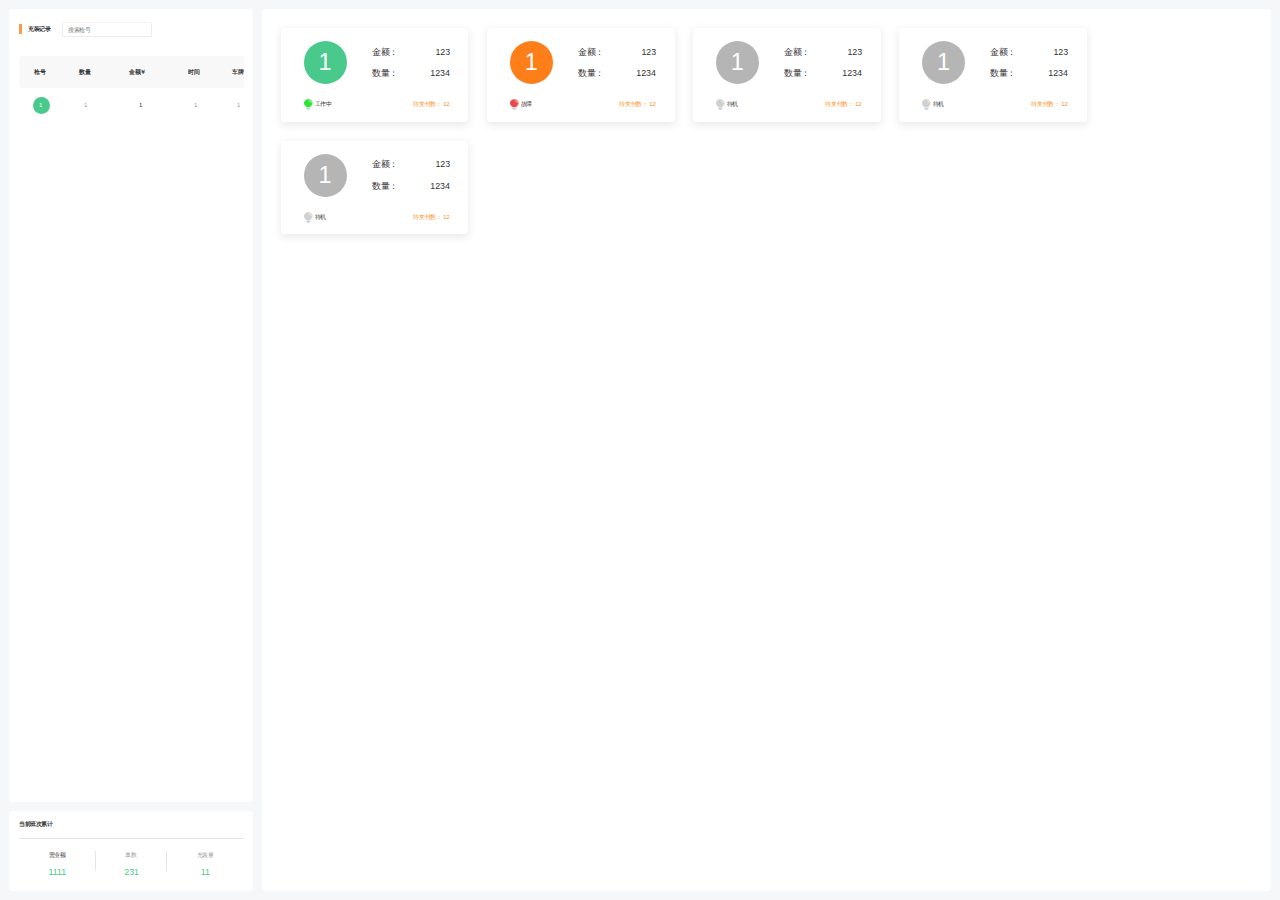
<file: docs/index.html>
<!DOCTYPE html>
<html lang="en" style="height: 100%;">
<head>
    <meta charset="UTF-8">
    <title>购气单位管理</title>
    <meta name="viewport" content="width=device-width, initial-scale=1, maximum-scale=1, user-scalable=no">
    <link href="css/common.layout.css" rel="stylesheet">
    <link href="css/i.dialog.css" rel="stylesheet">
    <link href="css/index.css" rel="stylesheet">
    <script src="js/common.js"></script>
    <script src="js/i.dialog.js"></script>
</head>
<body style="height: 100%; background-color: #F5F7F9;">
    <div id="index" class="flex-row index align-stretch full-height">
        <div class="index-aside">
            <div class="flex-column full-height">
                <div class="index-table">
                    <div class="index-section">
                        <div class="index-title">
                            <i></i>
                            <span class="font-size-9 l">
                                充装记录
                            </span>
                            <span class="font-size-9 l">
                                <input class="index-search" type="text" placeholder="搜索枪号" />
                            </span>
                        </div>
                        <div class="scroller-container">
                           <div class="scroller">
                               <div>
                                   <table class="table" cellspacing="0">
                                       <thead>
                                           <tr>
                                               <th>
                                                   <span class="font-size-9 l">
                                                    枪号
                                                   </span>
                                               </th>
                                               <th>
                                                   <span class="font-size-9 l">
                                                    数量
                                                   </span>
                                               </th>
                                               <th>
                                                   <span class="font-size-9 l">
                                                    金额￥
                                                   </span>
                                               </th>
                                               <th>
                                                   <span class="font-size-9 l">
                                                    时间
                                                   </span>
                                               </th>
                                               <th>
                                                   <span class="font-size-9 l">
                                                    车牌
                                                   </span>
                                               </th>
                                           </tr>
                                       </thead>
                                       <tbody>
                                           <tr>
                                               <td>
                                                   <div class="circle-shape">
                                                       <span class="font-size-9 l">
                                                        1
                                                       </span>
                                                   </div>
                                               </td>
                                               <td class="color-999">
                                                   <span class="font-size-9 l">
                                                    1
                                                   </span>
                                               </td>
                                               <td>
                                                   <span class="font-size-9 l">
                                                    1
                                                   </span>
                                               </td>
                                               <td class="color-999">
                                                   <span class="font-size-9 l">
                                                    1
                                                   </span>
                                               </td>
                                               <td class="color-999">
                                                   <span class="font-size-9 l">
                                                    1
                                                   </span>
                                               </td>
                                           </tr>

                                       </tbody>
                                   </table>
                               </div>
                           </div>
                        </div>
                    </div>
                </div>
                <div class="index-total">
                    <div class="index-section">
                        <div class="index-title">
                            <span class="font-size-9 l">
                                当前班次累计
                            </span>
                        </div>
                        <div class="h-l"></div>
                        <div class="flex-row detail align-stretch">
                            <div>
                                <div>
                                    <span class="font-size-9 c">
                                        营业额
                                    </span>
                                </div>
                                <div class="value">
                                    <span class="font-size-11 c">
                                        1111
                                    </span>
                                </div>
                            </div>
                            <div class="v-l" style=""></div>
                            <div>
                                <div class="color-999">
                                    <span class="font-size-9 c">
                                        单数
                                    </span>
                                </div>
                                <div class="value">
                                    <span class="font-size-11 c">
                                        231
                                    </span>
                                </div>
                            </div>
                            <div class="v-l" style=""></div>
                            <div>
                                <div class="color-999">
                                    <span class="font-size-9 c">
                                        充装量
                                    </span>
                                </div>
                                <div class="value">
                                    <span class="font-size-11 c">
                                        11
                                    </span>
                                </div>
                            </div>
                        </div>
                    </div>
                </div>
            </div>
        </div>
        <div class="index-main">
            <div class="index-section index-dash">
                <div class="scroller-container">
                    <div class="scroller">
                        <!-- 四个一行， 除4取余 -->
                        <div class="flex-row-wrap index-guns">
                            <div class="item fine">
                                <div class="flex-column">
                                    <div class="item-header">
                                        <div class="flex-row align-stretch">
                                            <div class="circle-shape">
                                                1
                                            </div>
                                            <div class="flex-column count">
                                                <div>
                                                    <span class="font-size-11 l">
                                                       金额：
                                                    </span>
                                                    <div class="pull-right">
                                                        <span class="font-size-11 r">
                                                           123
                                                        </span>
                                                    </div>
                                                    <br clear="both" />
                                                </div>
                                                <div>
                                                    <span class="font-size-11 l">
                                                       数量：
                                                    </span>
                                                    <div class="pull-right">
                                                        <span class="font-size-11 r">
                                                           1234
                                                        </span>
                                                    </div>
                                                    <br clear="both" />
                                                </div>
                                            </div>
                                        </div>
                                    </div>
                                    <div class="item-foot">
                                        <div class="flex-row">
                                            <span class="font-size-9 l">
                                               <span class="item-status">
                                                   <span class="font-size-9 l"></span>
                                               </span>
                                            </span>
                                            <span class="index-wait-pay">
                                                <span class="font-size-9 r">
                                                   待支付数： 12
                                                </span>
                                            </span>
                                        </div>
                                    </div>
                                </div>
                            </div>
                            <div class="item break">
                                <div class="flex-column">
                                    <div class="item-header">
                                        <div class="flex-row align-stretch">
                                            <div class="circle-shape">
                                                1
                                            </div>
                                            <div class="flex-column count">
                                                <div>
                                                    <span class="font-size-11 l">
                                                       金额：
                                                    </span>
                                                    <div class="pull-right">
                                                        <span class="font-size-11 r">
                                                           123
                                                        </span>
                                                    </div>
                                                    <br clear="both" />
                                                </div>
                                                <div>
                                                    <span class="font-size-11 l">
                                                       数量：
                                                    </span>
                                                    <div class="pull-right">
                                                        <span class="font-size-11 r">
                                                           1234
                                                        </span>
                                                    </div>
                                                    <br clear="both" />
                                                </div>
                                            </div>
                                        </div>
                                    </div>
                                    <div class="item-foot">
                                        <div class="flex-row">
                                            <span class="font-size-9 l">
                                               <span class="item-status">
                                                   <span class="font-size-9 l"></span>
                                               </span>
                                            </span>
                                            <span class="index-wait-pay">
                                                <span class="font-size-9 r">
                                                   待支付数： 12
                                                </span>
                                            </span>
                                        </div>
                                    </div>
                                </div>
                            </div>
                            <div class="item">
                                <div class="flex-column">
                                    <div class="item-header">
                                        <div class="flex-row align-stretch">
                                            <div class="circle-shape">
                                                1
                                            </div>
                                            <div class="flex-column count">
                                                <div>
                                                    <span class="font-size-11 l">
                                                       金额：
                                                    </span>
                                                    <div class="pull-right">
                                                        <span class="font-size-11 r">
                                                           123
                                                        </span>
                                                    </div>
                                                    <br clear="both" />
                                                </div>
                                                <div>
                                                    <span class="font-size-11 l">
                                                       数量：
                                                    </span>
                                                    <div class="pull-right">
                                                        <span class="font-size-11 r">
                                                           1234
                                                        </span>
                                                    </div>
                                                    <br clear="both" />
                                                </div>
                                            </div>
                                        </div>
                                    </div>
                                    <div class="item-foot">
                                        <div class="flex-row">
                                            <span class="font-size-9 l">
                                               <span class="item-status">
                                                   <span class="font-size-9 l"></span>
                                               </span>
                                            </span>
                                            <span class="index-wait-pay">
                                                <span class="font-size-9 r">
                                                   待支付数： 12
                                                </span>
                                            </span>
                                        </div>
                                    </div>
                                </div>
                            </div>
                            <div class="item">
                                <div class="flex-column">
                                    <div class="item-header">
                                        <div class="flex-row align-stretch">
                                            <div class="circle-shape">
                                                1
                                            </div>
                                            <div class="flex-column count">
                                                <div>
                                                    <span class="font-size-11 l">
                                                       金额：
                                                    </span>
                                                    <div class="pull-right">
                                                        <span class="font-size-11 r">
                                                           123
                                                        </span>
                                                    </div>
                                                    <br clear="both" />
                                                </div>
                                                <div>
                                                    <span class="font-size-11 l">
                                                       数量：
                                                    </span>
                                                    <div class="pull-right">
                                                        <span class="font-size-11 r">
                                                           1234
                                                        </span>
                                                    </div>
                                                    <br clear="both" />
                                                </div>
                                            </div>
                                        </div>
                                    </div>
                                    <div class="item-foot">
                                        <div class="flex-row">
                                            <span class="font-size-9 l">
                                               <span class="item-status">
                                                   <span class="font-size-9 l"></span>
                                               </span>
                                            </span>
                                            <span class="index-wait-pay">
                                                <span class="font-size-9 r">
                                                   待支付数： 12
                                                </span>
                                            </span>
                                        </div>
                                    </div>
                                </div>
                            </div>
                            <div class="item">
                                <div class="flex-column">
                                    <div class="item-header">
                                        <div class="flex-row align-stretch">
                                            <div class="circle-shape">
                                                1
                                            </div>
                                            <div class="flex-column count">
                                                <div>
                                                    <span class="font-size-11 l">
                                                       金额：
                                                    </span>
                                                    <div class="pull-right">
                                                        <span class="font-size-11 r">
                                                           123
                                                        </span>
                                                    </div>
                                                    <br clear="both" />
                                                </div>
                                                <div>
                                                    <span class="font-size-11 l">
                                                       数量：
                                                    </span>
                                                    <div class="pull-right">
                                                        <span class="font-size-11 r">
                                                           1234
                                                        </span>
                                                    </div>
                                                    <br clear="both" />
                                                </div>
                                            </div>
                                        </div>
                                    </div>
                                    <div class="item-foot">
                                        <div class="flex-row">
                                            <span class="font-size-9 l">
                                               <span class="item-status">
                                                   <span class="font-size-9 l"></span>
                                               </span>
                                            </span>
                                            <span class="index-wait-pay">
                                                <span class="font-size-9 r">
                                                   待支付数： 12
                                                </span>
                                            </span>
                                        </div>
                                    </div>
                                </div>
                            </div>
                        </div>
                    </div>
                </div>
            </div>
        </div>
    </div>
    <script src="js/main.js"></script>
</body>
</html>
</file>
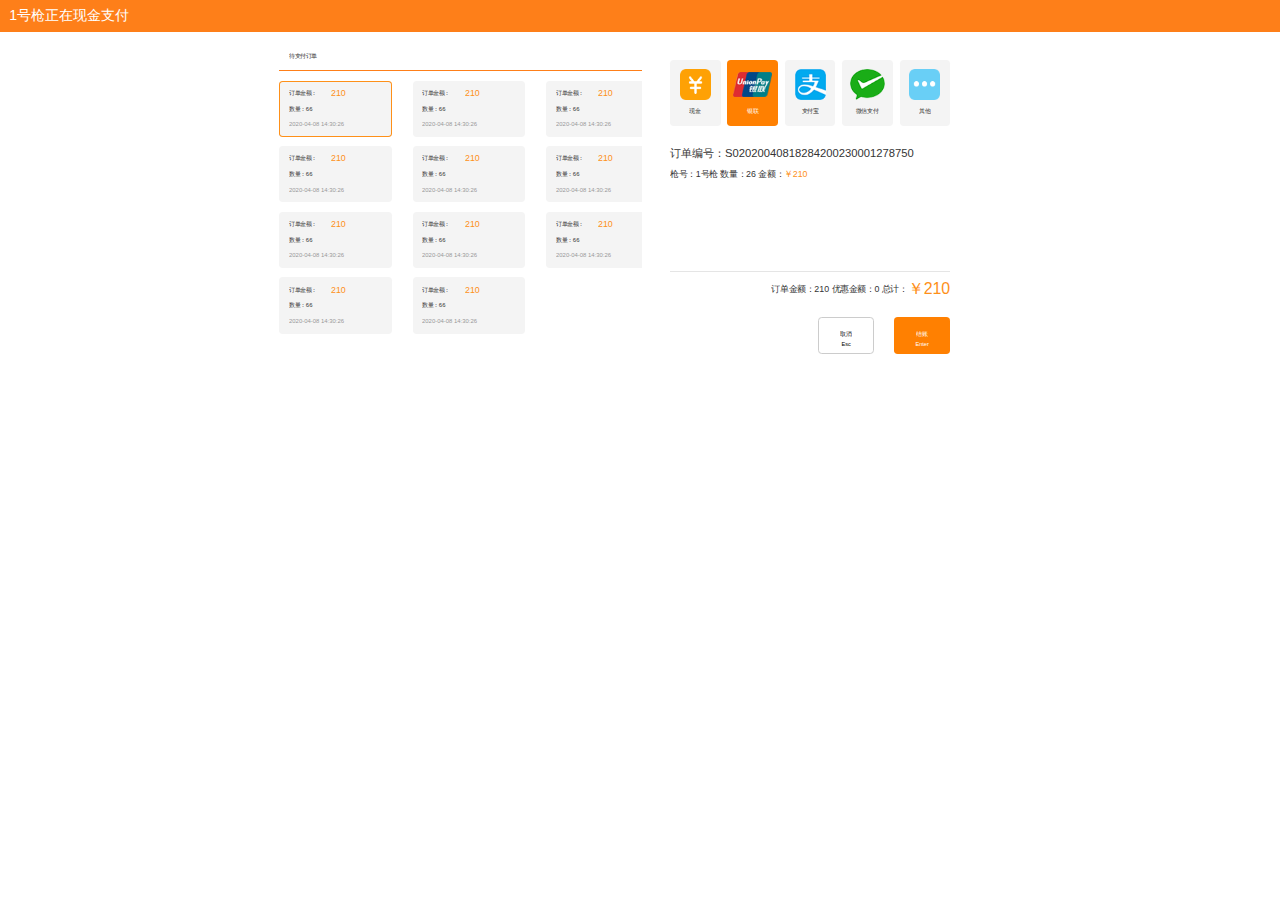
<file: docs/pay.html>
<!DOCTYPE html>
<html lang="en">
<head>
    <meta charset="UTF-8">
    <title>支付</title>
    <meta name="viewport" content="width=device-width, initial-scale=1, maximum-scale=1, user-scalable=no">
    <link href="css/common.layout.css" rel="stylesheet">
    <link href="css/i.dialog.css" rel="stylesheet">
    <link href="css/pay.css" rel="stylesheet">
    <script src="js/common.js"></script>
</head>
<body>
    <div class="pay">
        <div class="pay-title">
            1号枪正在现金支付
        </div>
        <div class="flex-row pay-content align-stretch">
            <div class="pay-aside">
                <div class="pay-aside-title">
                    <span class="font-size-9 l">
                        待支付订单
                    </span>
                </div>
                <div class="h-l pay-h-l"></div>
                <div class="scroller-container pay-aside-content">
                    <div class="scroller">
                        <div class="flex-row-wrap pay-wait-list">
                            <div class="pay-wait-item active">
                                <div class="flex-column">
                                    <span>
                                        <span class="font-size-9">
                                            订单金额：
                                        </span>
                                        <span class="money font-size-11">210</span>
                                    </span>
                                    <span>
                                        <span class="font-size-9">
                                            数量：66
                                        </span>
                                    </span>
                                    <span class="datetime">
                                        <span class="font-size-9">
                                            2020-04-08 14:30:26
                                        </span>
                                    </span>
                                </div>
                            </div>
                            <div class="pay-wait-item">
                                <div class="flex-column">
                                    <span>
                                        <span class="font-size-9">
                                            订单金额：
                                        </span>
                                        <span class="money font-size-11">210</span>
                                    </span>
                                    <span>
                                        <span class="font-size-9">
                                            数量：66
                                        </span>
                                    </span>
                                    <span class="datetime">
                                        <span class="font-size-9">
                                            2020-04-08 14:30:26
                                        </span>
                                    </span>
                                </div>
                            </div>
                            <div class="pay-wait-item">
                                <div class="flex-column">
                                    <span>
                                        <span class="font-size-9">
                                            订单金额：
                                        </span>
                                        <span class="money font-size-11">210</span>
                                    </span>
                                    <span>
                                        <span class="font-size-9">
                                            数量：66
                                        </span>
                                    </span>
                                    <span class="datetime">
                                        <span class="font-size-9">
                                            2020-04-08 14:30:26
                                        </span>
                                    </span>
                                </div>
                            </div>
                            <div class="pay-wait-item">
                                <div class="flex-column">
                                    <span>
                                        <span class="font-size-9">
                                            订单金额：
                                        </span>
                                        <span class="money font-size-11">210</span>
                                    </span>
                                    <span>
                                        <span class="font-size-9">
                                            数量：66
                                        </span>
                                    </span>
                                    <span class="datetime">
                                        <span class="font-size-9">
                                            2020-04-08 14:30:26
                                        </span>
                                    </span>
                                </div>
                            </div>
                            <div class="pay-wait-item">
                                <div class="flex-column">
                                    <span>
                                        <span class="font-size-9">
                                            订单金额：
                                        </span>
                                        <span class="money font-size-11">210</span>
                                    </span>
                                    <span>
                                        <span class="font-size-9">
                                            数量：66
                                        </span>
                                    </span>
                                    <span class="datetime">
                                        <span class="font-size-9">
                                            2020-04-08 14:30:26
                                        </span>
                                    </span>
                                </div>
                            </div>
                            <div class="pay-wait-item">
                                <div class="flex-column">
                                    <span>
                                        <span class="font-size-9">
                                            订单金额：
                                        </span>
                                        <span class="money font-size-11">210</span>
                                    </span>
                                    <span>
                                        <span class="font-size-9">
                                            数量：66
                                        </span>
                                    </span>
                                    <span class="datetime">
                                        <span class="font-size-9">
                                            2020-04-08 14:30:26
                                        </span>
                                    </span>
                                </div>
                            </div>
                            <div class="pay-wait-item">
                                <div class="flex-column">
                                    <span>
                                        <span class="font-size-9">
                                            订单金额：
                                        </span>
                                        <span class="money font-size-11">210</span>
                                    </span>
                                    <span>
                                        <span class="font-size-9">
                                            数量：66
                                        </span>
                                    </span>
                                    <span class="datetime">
                                        <span class="font-size-9">
                                            2020-04-08 14:30:26
                                        </span>
                                    </span>
                                </div>
                            </div>
                            <div class="pay-wait-item">
                                <div class="flex-column">
                                    <span>
                                        <span class="font-size-9">
                                            订单金额：
                                        </span>
                                        <span class="money font-size-11">210</span>
                                    </span>
                                    <span>
                                        <span class="font-size-9">
                                            数量：66
                                        </span>
                                    </span>
                                    <span class="datetime">
                                        <span class="font-size-9">
                                            2020-04-08 14:30:26
                                        </span>
                                    </span>
                                </div>
                            </div>
                            <div class="pay-wait-item">
                                <div class="flex-column">
                                    <span>
                                        <span class="font-size-9">
                                            订单金额：
                                        </span>
                                        <span class="money font-size-11">210</span>
                                    </span>
                                    <span>
                                        <span class="font-size-9">
                                            数量：66
                                        </span>
                                    </span>
                                    <span class="datetime">
                                        <span class="font-size-9">
                                            2020-04-08 14:30:26
                                        </span>
                                    </span>
                                </div>
                            </div>
                            <div class="pay-wait-item">
                                <div class="flex-column">
                                    <span>
                                        <span class="font-size-9">
                                            订单金额：
                                        </span>
                                        <span class="money font-size-11">210</span>
                                    </span>
                                    <span>
                                        <span class="font-size-9">
                                            数量：66
                                        </span>
                                    </span>
                                    <span class="datetime">
                                        <span class="font-size-9">
                                            2020-04-08 14:30:26
                                        </span>
                                    </span>
                                </div>
                            </div>
                            <div class="pay-wait-item">
                                <div class="flex-column">
                                    <span>
                                        <span class="font-size-9">
                                            订单金额：
                                        </span>
                                        <span class="money font-size-11">210</span>
                                    </span>
                                    <span>
                                        <span class="font-size-9">
                                            数量：66
                                        </span>
                                    </span>
                                    <span class="datetime">
                                        <span class="font-size-9">
                                            2020-04-08 14:30:26
                                        </span>
                                    </span>
                                </div>
                            </div>
                            <div class="pay-wait-item empty"></div>
                        </div>
                    </div>
                </div>
            </div>
            <div class="pay-main">
                <div class="flex-column">
                    <div class="pay-payment">
                        <div class="pay-ways flex-row-wrap align-stretch">
                            <div class="cash">
                                <i></i>
                                <span class="font-size-9 c">
                                    现金
                                </span>
                            </div>
                            <div class="union active">
                                <i></i>
                                <span class="font-size-9 c">
                                    银联
                                </span>
                            </div>
                            <div class="zhifbao">
                                <i></i>
                                <span class="font-size-9 c">
                                    支付宝
                                </span>
                            </div>
                            <div class="weixin">
                                <i></i>
                                <span class="font-size-9 c">
                                    微信支付
                                </span>
                            </div>
                            <div class="other">
                                <i></i>
                                <span class="font-size-9 c">
                                    其他
                                </span>
                            </div>
                        </div>
                        <div class="pay-order">订单编号：S02020040818284200230001278750</div>
                        <p class="pay-order-detail">
                            <span class="font-size-11">
                                枪号：1号枪 数量：26 金额：<span class="money">￥210</span>
                            </span>
                        </p>
                    </div>
                    <div class="pay-order-operator">
                        <div class="h-l"></div>
                        <p class="total">
                            <span class="font-size-11 r">
                                订单金额：210 优惠金额：0 总计：
                            </span><span class="money">￥210</span>
                        </p>
                        <div class="pay-btns">
                            <button type="button" class="pay-cancel-btn">
                                <span class="font-size-9 c">
                                    取消
                                </span>
                                <div class="icon">
                                    Esc
                                </div>
                            </button>
                            <button type="button" class="pay-ok-btn">
                                <span class="font-size-9 c">
                                    结账
                                </span>
                                <div class="icon">
                                    Enter
                                </div>
                            </button>
                        </div>
                    </div>
                </div>
            </div>
        </div>
    </div>
    <script src="js/pay.js"></script>
</body>
</html>
</file>
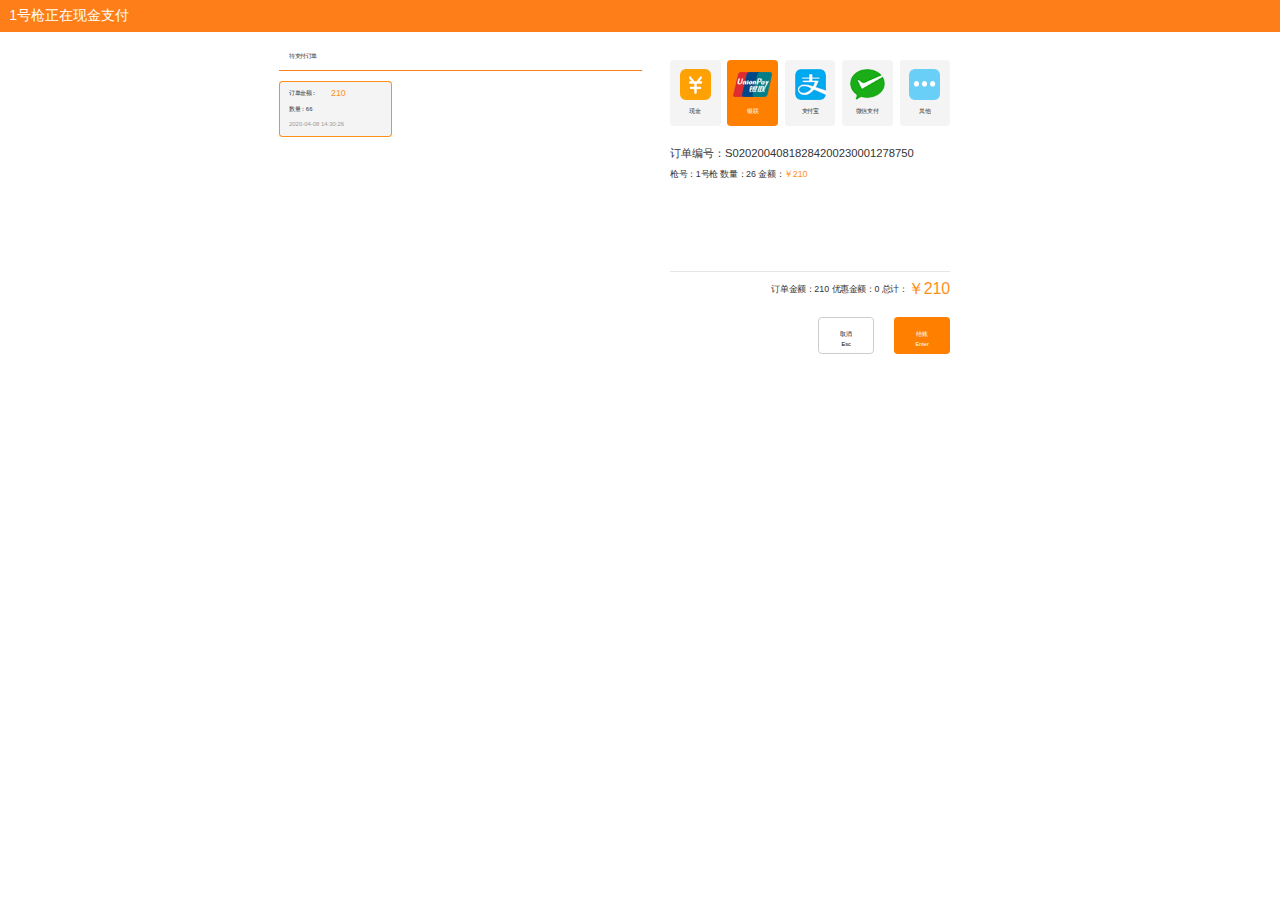
<file: gasgun/pay.html>
<!DOCTYPE html>
<html lang="en">
<head>
    <meta charset="UTF-8">
    <title>支付</title>
    <meta name="viewport" content="width=device-width, initial-scale=1, maximum-scale=1, user-scalable=no">
    <link href="css/common.layout.css" rel="stylesheet">
    <link href="css/i.dialog.css" rel="stylesheet">
    <link href="css/pay.css" rel="stylesheet">
    <script src="js/common.js"></script>
</head>
<body>
    <div class="pay">
        <div class="pay-title">
            1号枪正在现金支付
        </div>
        <div class="flex-row pay-content align-stretch">
            <div class="pay-aside">
                <div class="pay-aside-title">
                    <span class="font-size-9 l">
                        待支付订单
                    </span>
                </div>
                <div class="h-l pay-h-l"></div>
                <div class="scroller-container pay-aside-content">
                    <div class="scroller">
                        <div class="flex-row-wrap pay-wait-list">
                            <div class="pay-wait-item active">
                                <div class="flex-column">
                                    <span>
                                        <span class="font-size-9">
                                            订单金额：
                                        </span>
                                        <span class="money font-size-11">210</span>
                                    </span>
                                    <span>
                                        <span class="font-size-9">
                                            数量：66
                                        </span>
                                    </span>
                                    <span class="datetime">
                                        <span class="font-size-9">
                                            2020-04-08 14:30:26
                                        </span>
                                    </span>
                                </div>
                            </div>
                        </div>
                    </div>
                </div>
            </div>
            <div class="pay-main">
                <div class="flex-column">
                    <div class="pay-payment">
                        <div class="pay-ways flex-row-wrap align-stretch">
                            <div class="cash">
                                <i></i>
                                <span class="font-size-9 c">
                                    现金
                                </span>
                            </div>
                            <div class="union active">
                                <i></i>
                                <span class="font-size-9 c">
                                    银联
                                </span>
                            </div>
                            <div class="zhifbao">
                                <i></i>
                                <span class="font-size-9 c">
                                    支付宝
                                </span>
                            </div>
                            <div class="weixin">
                                <i></i>
                                <span class="font-size-9 c">
                                    微信支付
                                </span>
                            </div>
                            <div class="other">
                                <i></i>
                                <span class="font-size-9 c">
                                    其他
                                </span>
                            </div>
                        </div>
                        <div class="pay-order">订单编号：S02020040818284200230001278750</div>
                        <p class="pay-order-detail">
                            <span class="font-size-11">
                                枪号：1号枪 数量：26 金额：<span class="money">￥210</span>
                            </span>
                        </p>
                    </div>
                    <div class="pay-order-operator">
                        <div class="h-l"></div>
                        <p class="total">
                            <span class="font-size-11 r">
                                订单金额：210 优惠金额：0 总计：
                            </span><span class="money">￥210</span>
                        </p>
                        <div class="pay-btns">
                            <button type="button" class="pay-cancel-btn">
                                <span class="font-size-9 c">
                                    取消
                                </span>
                                <div class="icon">
                                    Esc
                                </div>
                            </button>
                            <button type="button" class="pay-ok-btn">
                                <span class="font-size-9 c">
                                    结账
                                </span>
                                <div class="icon">
                                    Enter
                                </div>
                            </button>
                        </div>
                    </div>
                </div>
            </div>
        </div>
    </div>
    <script src="js/pay.js"></script>
</body>
</html>
</file>
<file: docs/css/common.layout.css>
@charset "utf-8";

* {
  margin: 0;
  padding: 0;
}
html {
  font-size: 10px;
}
html body {
  font-family: "PingFang SC","Lantinghei SC","Microsoft YaHei",arial,"\5b8b\4f53",sans-serif,tahoma;
  font-size: 0.9rem;
  line-height: 0.9rem;
  color: #343434;
}

[class*=flex-] {
  display: flex;
}
[class*=flex-] > * {
  flex-grow: 1;
  height: 100%;
}
.flex-row {
  flex-direction: row;
  flex-wrap: nowrap;
}
.flex-row-wrap {
  flex-direction: row;
  flex-wrap: wrap;
}
.flex-column {
  flex-direction: column;
  flex-wrap: nowrap;
}
.flex-column-wrap {
  flex-direction: column;
  flex-wrap: wrap;
}
.align-center {
  align-items: center;
}
.align-stretch {
  align-items: stretch;
}
.align-asides {
  align-content: space-between;
}
.align-around {
  align-content: space-around;
}
.full-height {
  height: 100%;
}
.scale-text {
  display: inline-block;
  vertical-align: sub;
}
.scale-text::after {
  content: "";
  clear: both;
  display: block;
}
.scale-text .text {
  float: left;
  transform-origin: left center;
  transform: scale(0.8333);
}
.scroller-container {
  overflow: hidden;
}
.scroller-container .scroller {
  width: calc(100% + 18px);
  height: calc(100% + 18px);
  padding-right: 0;
  padding-bottom: 0;
  box-sizing: content-box;
  overflow: scroll;
}

.h-l {
  height: 1px;
  display: block;
  position: relative;
  box-sizing: content-box;
  padding-left: 0;
  padding-right: 0;
  flex-grow: 0;
}
.h-l:before {
  display: block;
  content: "";
  background-color: #E5E5E5;
  height: 100%;
}
.v-l {
  width: 1px;
  display: inline-block;
  position: relative;
  box-sizing: content-box;
  padding-top: 0;
  padding-bottom: 0;
  flex-grow: 0;
}
.v-l:before {
  display: block;
  content: "";
  background-color: #E5E5E5;
  height: 100%;
  width: 100%;
}
.pull-left {
  float: left;
}
.pull-right {
  float: right;
}
</file>
<file: docs/css/i.dialog.css>
.i-dialog {
  background: #fff;
  border-radius:0.4rem;
  position: absolute;
  transform-origin: top left;
  transform: translate(-50%, -50%);
  overflow: hidden;
}
.i-dialog iframe {
  display: block;
  position: relative;
}
.i-dialog-mask {
  background-color: #000;
  position: fixed;
  left: 0;
  right: 0;
  top: 0;
  bottom: 0;
  transition: opacity 200ms linear 0s;
  opacity: 0.4;
  pointer-events: all;
  z-index: 0;
}
.i-dialog-stack {
  position: fixed;
  width: 100%;
  height: 100%;
  overflow: auto;
}
</file>
<file: docs/css/index.css>
@charset "utf-8";

.index {
  padding: 1rem;
  box-sizing: border-box;
  min-height: 30rem;
}
.index-aside {
  width: 26rem;
  margin-right: 1rem;
  flex-grow: 0;
  box-sizing: border-box;
}
.index-main {
  width: 0;
  flex-grow: 1;
}
.index-total {
  height: 8.5rem;
  flex-grow: 0;
  margin-top: 1rem;

}
.index-total .h-l {
  margin-top: 1rem;
}
.index-total .detail {
  height: 3rem;
  text-align: center;
  margin-top: 1.3rem;
  line-height: 0.9rem;
}
.index-total .detail .value {
  color: #49CA8C;
  font-size: 1.1rem;
  line-height: 1.1rem;
  margin-top: 0.8rem;
}
.index-total .detail .v-l {
  height: 70%;
}
.index-scroller {
  max-height: 100%;
  overflow: auto;
}
.index-section {
  background-color: #fff;
  border-radius: 0.4rem;
  padding: 1rem;
  box-sizing: border-box;
  height: 100%;
}
.index-section * {
  height: auto;
}
.index-title {
  font-weight: bold;
  white-space: nowrap;
}
.index-title + .index-scroller {
  margin-top: 1.5rem;
}
.index-title i{
  position: relative;
  margin-right: 1rem;
}
.index-title i::before {
  position: absolute;
  content: "";
  height: 100%;
  width: 0.3rem;
  left: 0;
  top: 0;
  background-color: #FC9A4A;
}
.index-search {
  padding: 0.6rem 0.9rem;
  border: 0;
  outline: 0;
  box-shadow: inset 0 0 0 1px #E5E5E5;
  border-radius: 0.3rem;
}
.index-table {
  height: 0;
  overflow: hidden;
  position: relative;
}
.index-table .scroller-container {
  position: absolute;
  top: 5rem;
  bottom: 1rem;
  left: 1rem;
  right: 1rem;
  margin-top: 0;
}
.index-section .table {
  width: 100%;
  box-sizing: content-box;
}
.index .table th .scale-text,
.index .table td .scale-text {
  display: inline-block;
}
.index .table th{
  background-color: #F8F8F8;
  vertical-align: center;
  font-weight: bold;
  height: 3.4rem;
  margin: 0;
  border: 0;
}
.index .table td {
  vertical-align: center;
  height: 3.7rem;
  margin: 0;
  border: 0;
  text-align: center;
}
.index .table th:first-child {
  border-top-left-radius: 0.4rem;
  border-bottom-left-radius: 0.4rem;
}
.index .table th:last-child {
  border-top-right-radius: 0.4rem;
  border-bottom-right-radius: 0.4rem;
}
.index .table .circle-shape {
  width: 1.8rem;
  height: 1.8rem;
  line-height: 1.8rem;
  background-color: #49CA8C;
  border-radius: 0.9rem;
  text-align: center;
  color: white;
  display: inline-block;
}
.index-section .h-l {
  height: 0.1rem;
}

.color-999 {
  color: #999;
}
.index-dash .scroller-container {
  height: 100%;
}
.index-guns {
  justify-content: flex-start;
}
.index-guns .item {
  width: 20rem;
  height: 10rem;
  box-shadow: 0 0.3rem 0.9rem 0 rgba(217,217,214,0.6);
  border-radius: 0.4rem;
  flex-grow: 0;
  flex-shrink: 0;
  margin: 1rem;
  box-sizing: border-box;
  padding: 1.4rem 2rem 1rem 2.4rem;
}
.index-guns .item > .flex-column {
  height: 100%;
}
.index-guns .item .count {
  font-size: 1.1rem;
  justify-content: space-around;
  flex-grow: 1;
  flex-shrink: 0;
}
.index-guns .item .count > * {
  flex-grow: 0;
}
.index-guns .item .item-header {
  flex-grow: 0;
  flex-shrink: 0;
}
.index-guns .item .item-foot {
  flex-grow: 1;
  align-items: center;
  justify-content: space-between;
}
.index-guns .item .item-foot > .flex-row {
  height: 100%;
  align-items: flex-end;
  line-height: 1.6rem;
}
.index-guns .item .circle-shape {
  width: 4.6rem;
  height: 4.6rem;
  line-height: 4.6rem;
  text-align: center;
  flex-grow: 0;
  flex-shrink: 0;
  background-color: #B5B5B5;
  border-radius: 2.3rem;
  margin-right: 2.7rem;
  font-size: 2.5rem;
  color: white;
}
.index-guns .item.fine .circle-shape {
  background-color: #49CA8C;
}
.index-guns .item.break .circle-shape {
  background-color: #FE7F19;
}
.index-guns .item .item-status {
  height: 1.6rem;
  line-height: 1.6rem;
  display: inline-block;
  background-image: url("../img/wait2.png");
  background-repeat: no-repeat;
  background-size: 1.3rem 1.6rem;
  background-position: left center;
  padding-left: 1.6rem;
}
.index-guns .item.fine .item-status {
  background-image: url("../img/fine2.png");
}
.index-guns .item.break .item-status {
  background-image: url("../img/break2.png");
}
.index-guns .item .item-status span:after {
  content: "待机";
  font-size: 0.9rem;
}
.index-guns .item.fine .item-status span:after {
  content: "工作中";
  font-size: 0.9rem;
}
.index-guns .item.break .item-status span:after {
  content: "故障";
  font-size: 0.9rem;
}
.index-wait-pay {
  cursor: pointer;
  color: #FE9019;
  flex-grow: 0;
}
</file>
<file: docs/css/pay.css>
.pay {
  padding-top: 3.4rem;
  height: 40rem;
  box-sizing: border-box;
  background-color: #fff;
}
.pay-title {
  height: 3.4rem;
  line-height: 3.4rem;
  color: white;
  font-size: 1.5rem;
  padding-left: 1rem;
  background-color: #FE7F19;
  position: fixed;
  left: 0;
  right: 0;
  top: 0;
}
.pay-content {
  padding: 2.2rem 1.5rem;
  height: 100%;
  width: 80rem;
  margin: 0 auto;
  box-sizing: border-box;
}
.pay-aside {
  width: 38.7rem;
  flex-grow: 0;
  flex-shrink: 0;
}
.pay-aside-title {
  padding-left: 1rem;
}
.pay-aside-content {
  height: calc(100% - 1.9rem);
}
.pay-aside .pay-wait-list {
  justify-content: space-between;
  padding-right: 0.1rem;
}
.pay-aside .pay-wait-item {
  flex-grow: 0;
  flex-shrink: 0;
  width: 12rem;
  height: 6rem;
  background:rgba(244,244,244,1);
  border-radius: 0.4rem;
  margin: 1rem 0 0;
  box-sizing: border-box;
}
.pay-wait-item > .flex-column {
  height: 100%;
  padding: 0.5rem 1rem;
  box-sizing: border-box;
  justify-content: space-around;
}
.pay-wait-item > .flex-column > * {
  flex-grow: 0;
  height: auto;
}
.pay-aside .pay-wait-item.active {
  box-shadow: inset 0 0 0px 1px #FE9019;
}
.pay-aside .pay-wait-item.empty {
  visibility: hidden;
  pointer-events: none;
}
.pay-aside .pay-wait-item .money {
  color: #FE9019;
  font-size: 1.1rem;
}
.pay-aside .pay-wait-item .number {
  color: #FE9019;
  font-size: 1.1rem;
}
.pay-aside .pay-wait-item .datetime {
  color: #999;
  white-space: nowrap;
}
.pay-main {
  width: 0;
  flex-grow: 1;
  flex-shrink: 1;
  margin-left: 3rem;
  margin-right: 5.4rem;
  padding-top: 0.8rem;
  position: relative;
  box-sizing: border-box;
  height: 100%;
}
.pay-main > .flex-column {
  height: 100%;
}
.pay-main .pay-payment {
  flex-grow: 1;
}
.pay-main .pay-payment {
  height: 0;
  flex-grow: 1;
}
.pay-main .pay-order-operator {
  flex-grow: 0;
  flex-shrink: 0;
  height: auto;
}
.pay-ways {
  height: 7.1rem;
  justify-content: space-between;
}
.pay-ways > * {
  width: 5.4rem;
  background: #F4F4F4;
  border-radius: 0.4rem;
  flex-grow: 0;
  flex-shrink: 0;
  padding-top: 5rem;
  text-align: center;
  box-sizing: border-box;
  position: relative;
}
.pay-ways > * > i {
  display: block;
  height: 3.3rem;
  position: absolute;
  top: 1rem;
  left: 0.6rem;
  right: 0.6rem;
  background-position: center;
  background-size: contain;
  background-repeat: no-repeat;
}
.pay-ways > .active{
  background: #FF8001;
  color: white;
}
.pay-ways > .cash i {
  background-image: url("../img/cash2.png");
}
.pay-ways > .union i{
  background-image: url("../img/union2.png");
}
.pay-ways > .zhifbao i{
  background-image: url("../img/zhifubao2.png");
}
.pay-ways > .weixin i{
  background-image: url("../img/weixin2.png");
}
.pay-ways > .other i{
  background-image: url("../img/other2.png");
}
.pay-order {
  margin-top: 2rem;
  font-size: 1.2rem;
  line-height: 1.8rem;
  white-space: nowrap;
}
.pay-order-detail {
  margin-top: 0.7rem;
  font-size: 1.1rem;
  line-height: 1.1rem;
}
.pay-order-detail .money {
  color: #FE9019;
}
.pay-order-operator .total {
  font-size: 1.1rem;
  margin-top: 1.4rem;
  text-align: right;
}
.pay-order-operator .total .money {
  font-size: 1.7rem;
  color: #FE9019;
  vertical-align: bottom;
}
.pay-order-operator button {
  outline: 0 none;
  border: 0 none;
}
.pay-order-operator .pay-btns {
  margin-top: 2.5rem;
  text-align: right;
}
.pay-order-operator .pay-cancel-btn {
  width:6rem;
  height:4rem;
  border:1px solid rgba(204,204,204,1);
  background-color: transparent;
  border-radius:0.4rem;
}
.pay-order-operator .pay-ok-btn {
  width:6rem;
  height:4rem;
  background:rgba(255,128,1,1);
  border-radius:0.4rem;
  color: white;
  margin-left: 1.9rem;
}
.pay-order-operator .pay-btns .icon {
  font-size: 1.2rem;
  line-height: 0.5rem;
  transform-origin: center bottom;
  transform: scale(0.5);
}
.pay-h-l {
  margin-top: 1rem;
}
.pay-h-l::before {
  background-color: #FE7F19;
}
</file>
<file: gasgun/css/common.layout.css>
@charset "utf-8";

* {
  margin: 0;
  padding: 0;
}
html {
  font-size: 10px;
}
html body {
  font-family: "PingFang SC","Lantinghei SC","Microsoft YaHei",arial,"\5b8b\4f53",sans-serif,tahoma;
  font-size: 0.9rem;
  line-height: 0.9rem;
  color: #343434;
}

[class*=flex-] {
  display: flex;
}
[class*=flex-] > * {
  flex-grow: 1;
  height: 100%;
}
.flex-row {
  flex-direction: row;
  flex-wrap: nowrap;
}
.flex-row-wrap {
  flex-direction: row;
  flex-wrap: wrap;
}
.flex-column {
  flex-direction: column;
  flex-wrap: nowrap;
}
.flex-column-wrap {
  flex-direction: column;
  flex-wrap: wrap;
}
.align-center {
  align-items: center;
}
.align-stretch {
  align-items: stretch;
}
.align-asides {
  align-content: space-between;
}
.align-around {
  align-content: space-around;
}
.full-height {
  height: 100%;
}
.scale-text {
  display: inline-block;
  vertical-align: sub;
}
.scale-text::after {
  content: "";
  clear: both;
  display: block;
}
.scale-text .text {
  float: left;
  transform-origin: left center;
  transform: scale(0.8333);
}
.scroller-container {
  overflow: hidden;
}
.scroller-container .scroller {
  width: calc(100% + 18px);
  height: calc(100% + 18px);
  padding-right: 0;
  padding-bottom: 0;
  box-sizing: content-box;
  overflow: scroll;
}

.h-l {
  height: 1px;
  display: block;
  position: relative;
  box-sizing: content-box;
  padding-left: 0;
  padding-right: 0;
  flex-grow: 0;
}
.h-l:before {
  display: block;
  content: "";
  background-color: #E5E5E5;
  height: 100%;
}
.v-l {
  width: 1px;
  display: inline-block;
  position: relative;
  box-sizing: content-box;
  padding-top: 0;
  padding-bottom: 0;
  flex-grow: 0;
}
.v-l:before {
  display: block;
  content: "";
  background-color: #E5E5E5;
  height: 100%;
  width: 100%;
}
.pull-left {
  float: left;
}
.pull-right {
  float: right;
}
</file>
<file: gasgun/css/i.dialog.css>
.i-dialog {
  background: #fff;
  border-radius:0.4rem;
  position: absolute;
  transform-origin: top left;
  transform: translate(-50%, -50%);
  overflow: hidden;
}
.i-dialog iframe {
  display: block;
  position: relative;
}
.i-dialog-mask {
  background-color: #000;
  position: fixed;
  left: 0;
  right: 0;
  top: 0;
  bottom: 0;
  transition: opacity 200ms linear 0s;
  opacity: 0.4;
  pointer-events: all;
  z-index: 0;
}
.i-dialog-stack {
  position: fixed;
  width: 100%;
  height: 100%;
  overflow: auto;
}
</file>
<file: gasgun/css/pay.css>
.pay {
  padding-top: 3.4rem;
  height: 40rem;
  box-sizing: border-box;
  background-color: #fff;
}
.pay-title {
  height: 3.4rem;
  line-height: 3.4rem;
  color: white;
  font-size: 1.5rem;
  padding-left: 1rem;
  background-color: #FE7F19;
  position: fixed;
  left: 0;
  right: 0;
  top: 0;
}
.pay-content {
  padding: 2.2rem 1.5rem;
  height: 100%;
  width: 80rem;
  margin: 0 auto;
  box-sizing: border-box;
}
.pay-aside {
  width: 38.7rem;
  flex-grow: 0;
  flex-shrink: 0;
}
.pay-aside-title {
  padding-left: 1rem;
}
.pay-aside-content {
  height: calc(100% - 1.9rem);
}
.pay-aside .pay-wait-list {
  justify-content: space-between;
}
.pay-aside .pay-wait-item {
  flex-grow: 0;
  flex-shrink: 0;
  width: 12rem;
  height: 6rem;
  background:rgba(244,244,244,1);
  border-radius: 0.4rem;
  margin: 1rem 0 0;
  box-sizing: border-box;
}
.pay-wait-item > .flex-column {
  height: 100%;
  padding: 0.5rem 1rem;
  box-sizing: border-box;
  justify-content: space-around;
}
.pay-wait-item > .flex-column > * {
  flex-grow: 0;
  height: auto;
}
.pay-aside .pay-wait-item.active {
  box-shadow: inset 0 0 0px 1px #FE9019;
}
.pay-aside .pay-wait-item .money {
  color: #FE9019;
  font-size: 1.1rem;
}
.pay-aside .pay-wait-item .number {
  color: #FE9019;
  font-size: 1.1rem;
}
.pay-aside .pay-wait-item .datetime {
  color: #999;
  white-space: nowrap;
}
.pay-main {
  width: 0;
  flex-grow: 1;
  flex-shrink: 1;
  margin-left: 3rem;
  margin-right: 5.4rem;
  padding-top: 0.8rem;
  position: relative;
  box-sizing: border-box;
  height: 100%;
}
.pay-main > .flex-column {
  height: 100%;
}
.pay-main .pay-payment {
  flex-grow: 1;
}
.pay-main .pay-payment {
  height: 0;
  flex-grow: 1;
}
.pay-main .pay-order-operator {
  flex-grow: 0;
  flex-shrink: 0;
  height: auto;
}
.pay-ways {
  height: 7.1rem;
  justify-content: space-between;
}
.pay-ways > * {
  width: 5.4rem;
  background: #F4F4F4;
  border-radius: 0.4rem;
  flex-grow: 0;
  flex-shrink: 0;
  padding-top: 5rem;
  text-align: center;
  box-sizing: border-box;
  position: relative;
}
.pay-ways > * > i {
  display: block;
  height: 3.3rem;
  position: absolute;
  top: 1rem;
  left: 0.6rem;
  right: 0.6rem;
  background-position: center;
  background-size: contain;
  background-repeat: no-repeat;
}
.pay-ways > .active{
  background: #FF8001;
  color: white;
}
.pay-ways > .cash i {
  background-image: url("../img/cash2.png");
}
.pay-ways > .union i{
  background-image: url("../img/union2.png");
}
.pay-ways > .zhifbao i{
  background-image: url("../img/zhifubao2.png");
}
.pay-ways > .weixin i{
  background-image: url("../img/weixin2.png");
}
.pay-ways > .other i{
  background-image: url("../img/other2.png");
}
.pay-order {
  margin-top: 2rem;
  font-size: 1.2rem;
  line-height: 1.8rem;
  white-space: nowrap;
}
.pay-order-detail {
  margin-top: 0.7rem;
  font-size: 1.1rem;
  line-height: 1.1rem;
}
.pay-order-detail .money {
  color: #FE9019;
}
.pay-order-operator .total {
  font-size: 1.1rem;
  margin-top: 1.4rem;
  text-align: right;
}
.pay-order-operator .total .money {
  font-size: 1.7rem;
  color: #FE9019;
  vertical-align: bottom;
}
.pay-order-operator button {
  outline: 0 none;
  border: 0 none;
}
.pay-order-operator .pay-btns {
  margin-top: 2.5rem;
  text-align: right;
}
.pay-order-operator .pay-cancel-btn {
  width:6rem;
  height:4rem;
  border:1px solid rgba(204,204,204,1);
  background-color: transparent;
  border-radius:0.4rem;
}
.pay-order-operator .pay-ok-btn {
  width:6rem;
  height:4rem;
  background:rgba(255,128,1,1);
  border-radius:0.4rem;
  color: white;
  margin-left: 1.9rem;
}
.pay-order-operator .pay-btns .icon {
  font-size: 1.2rem;
  line-height: 0.5rem;
  transform-origin: center bottom;
  transform: scale(0.5);
}
.pay-h-l {
  margin-top: 1rem;
}
.pay-h-l::before {
  background-color: #FE7F19;
}
</file>
